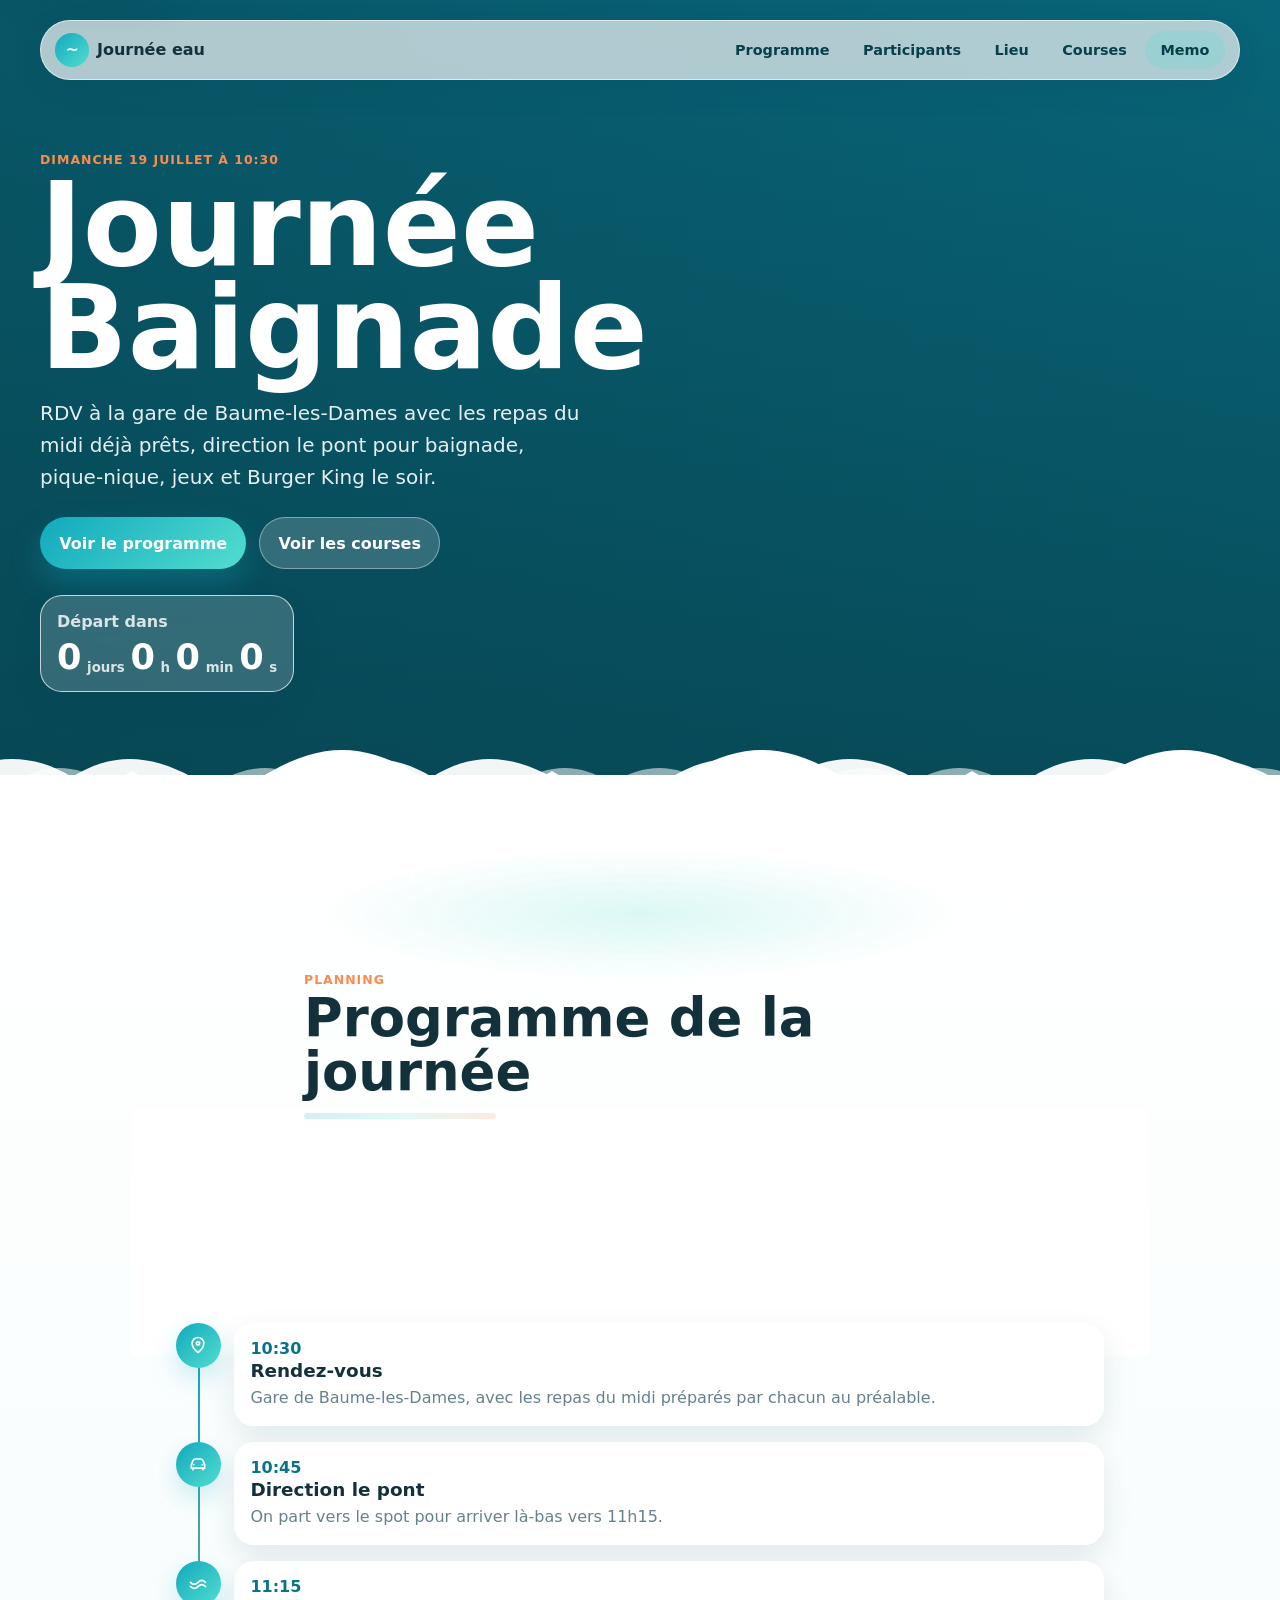
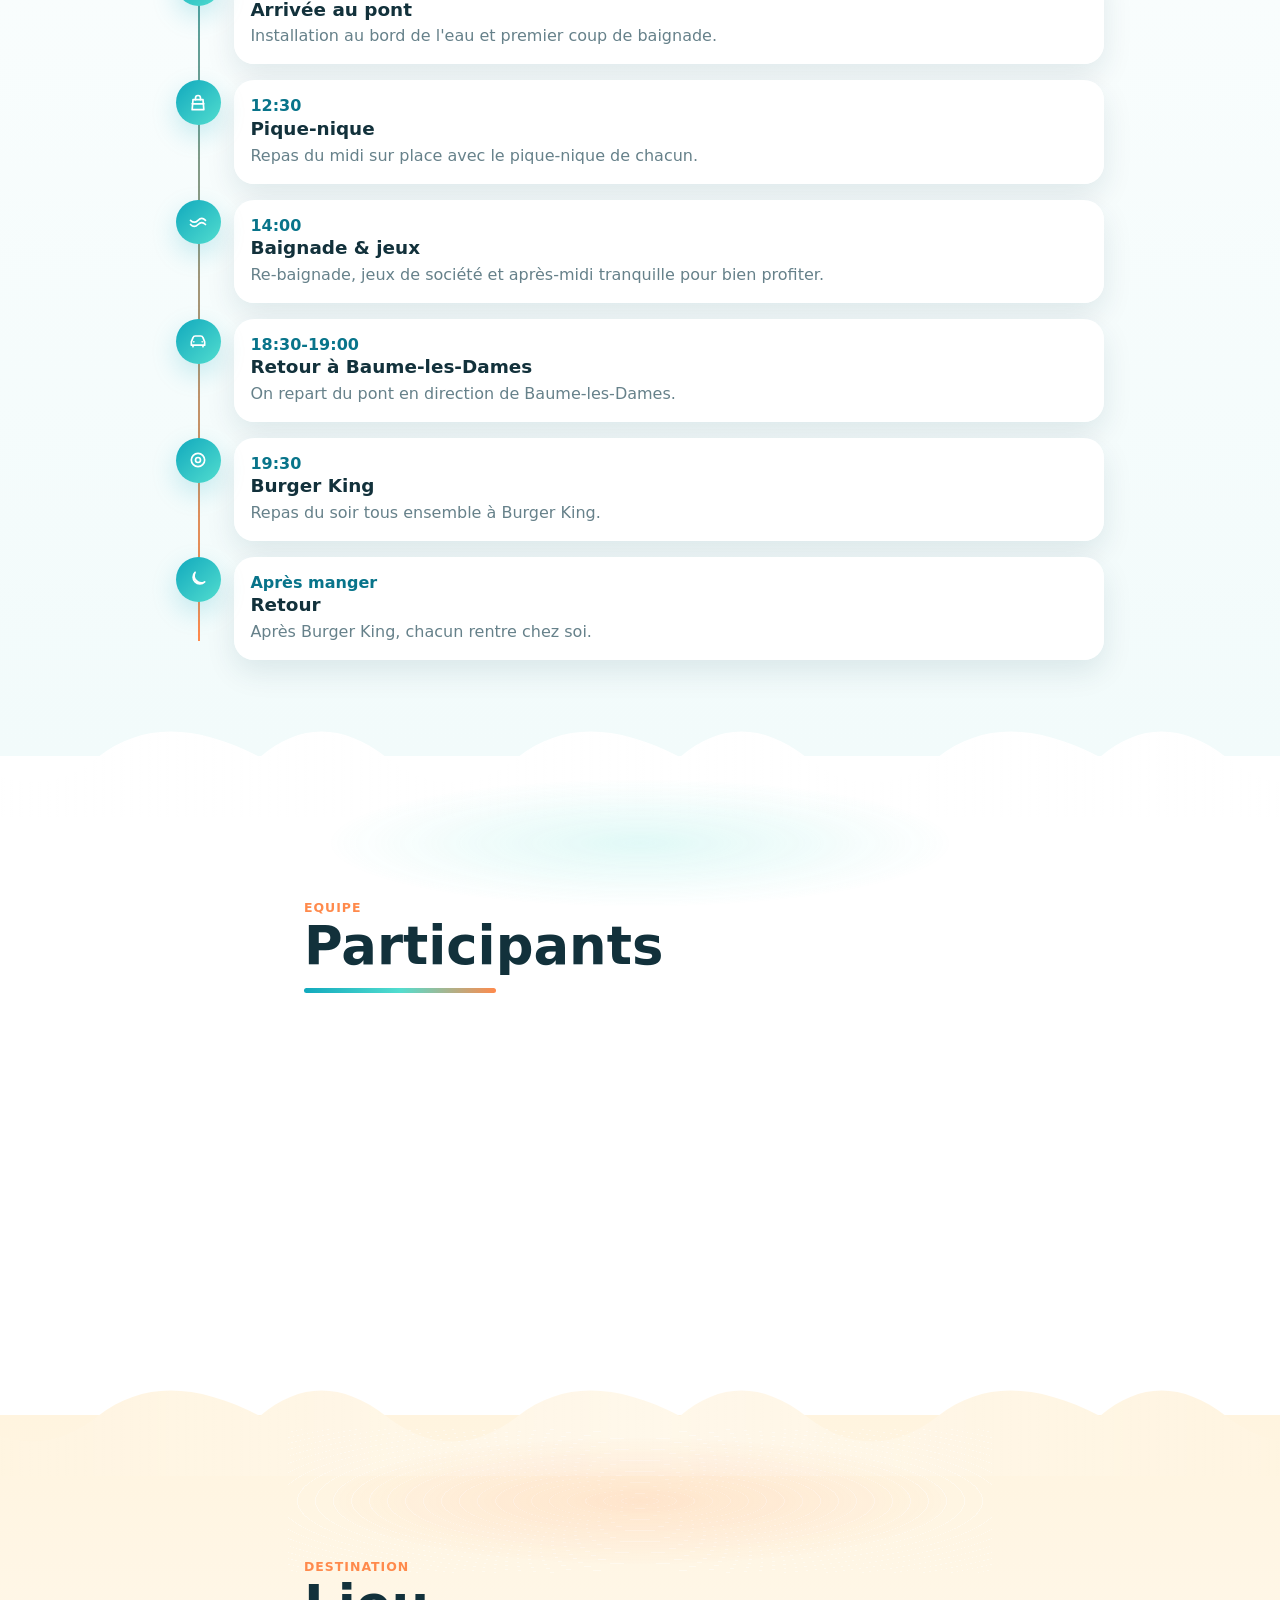
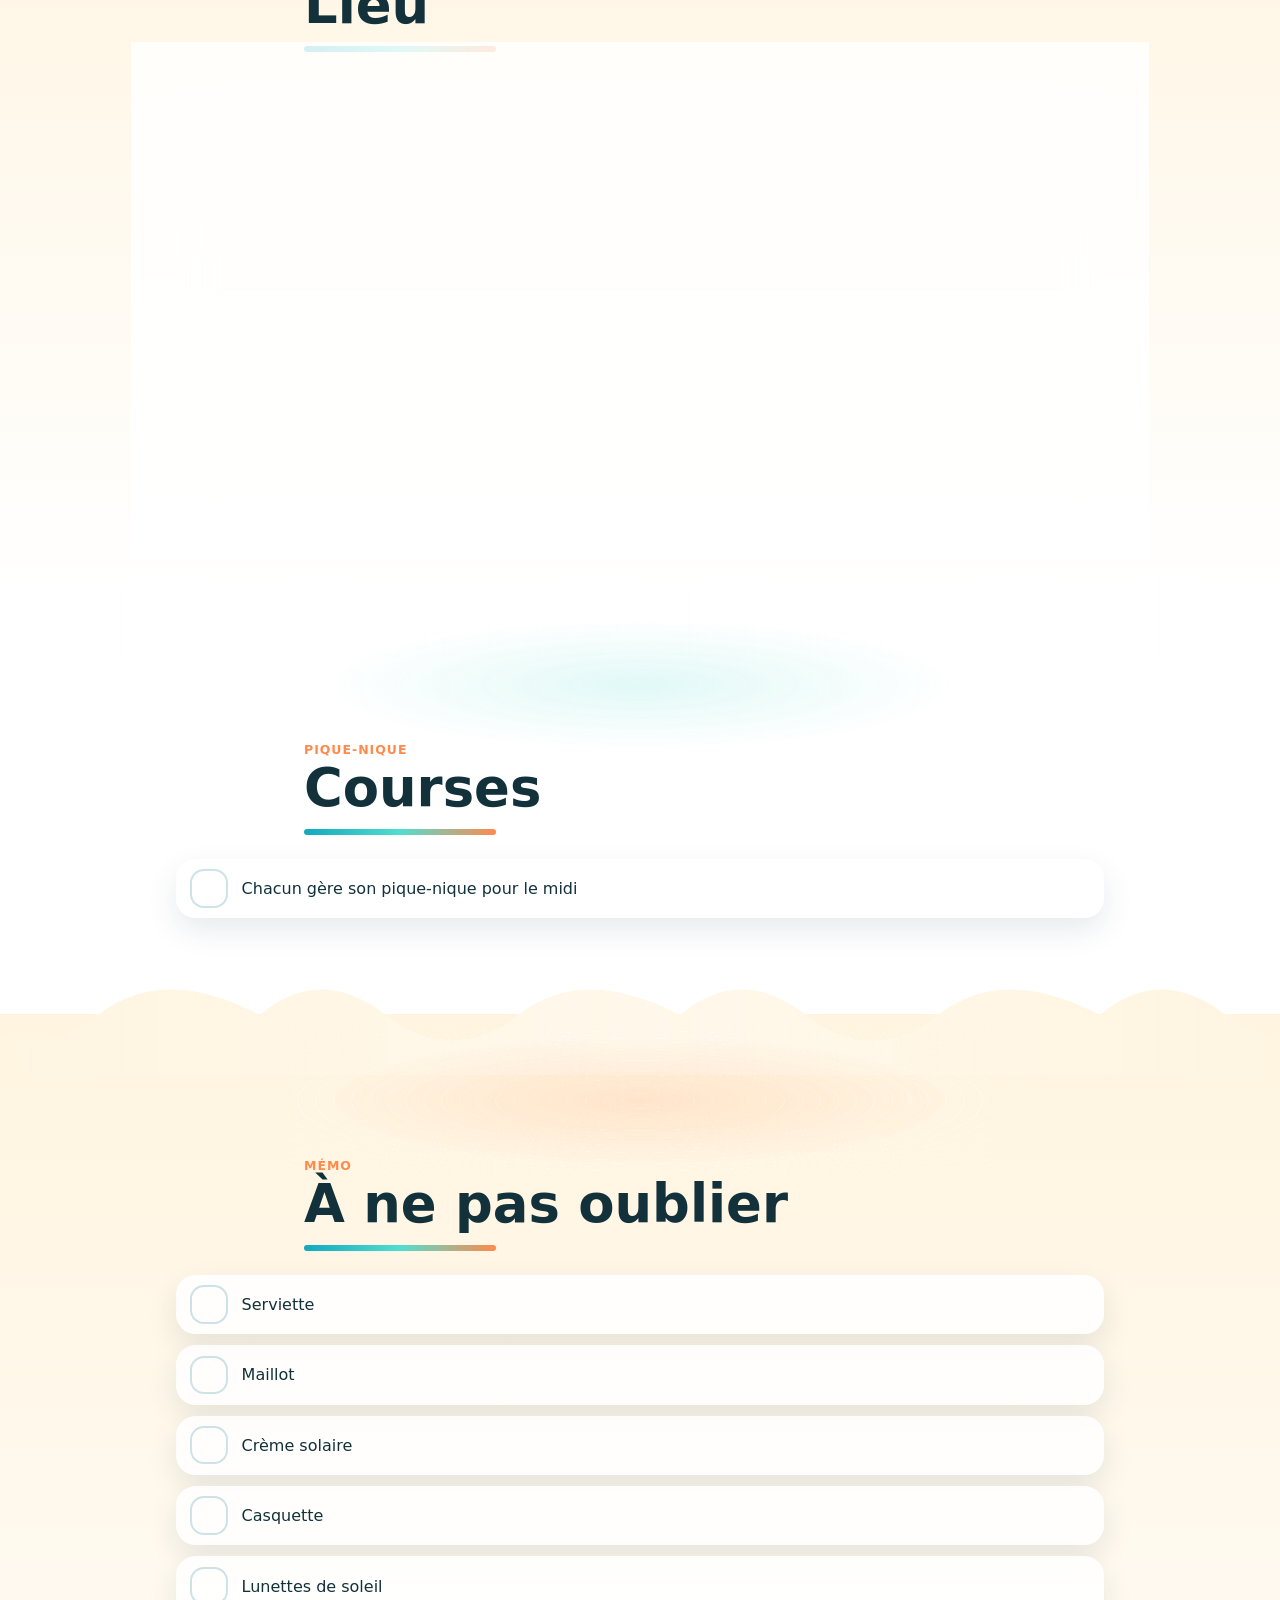
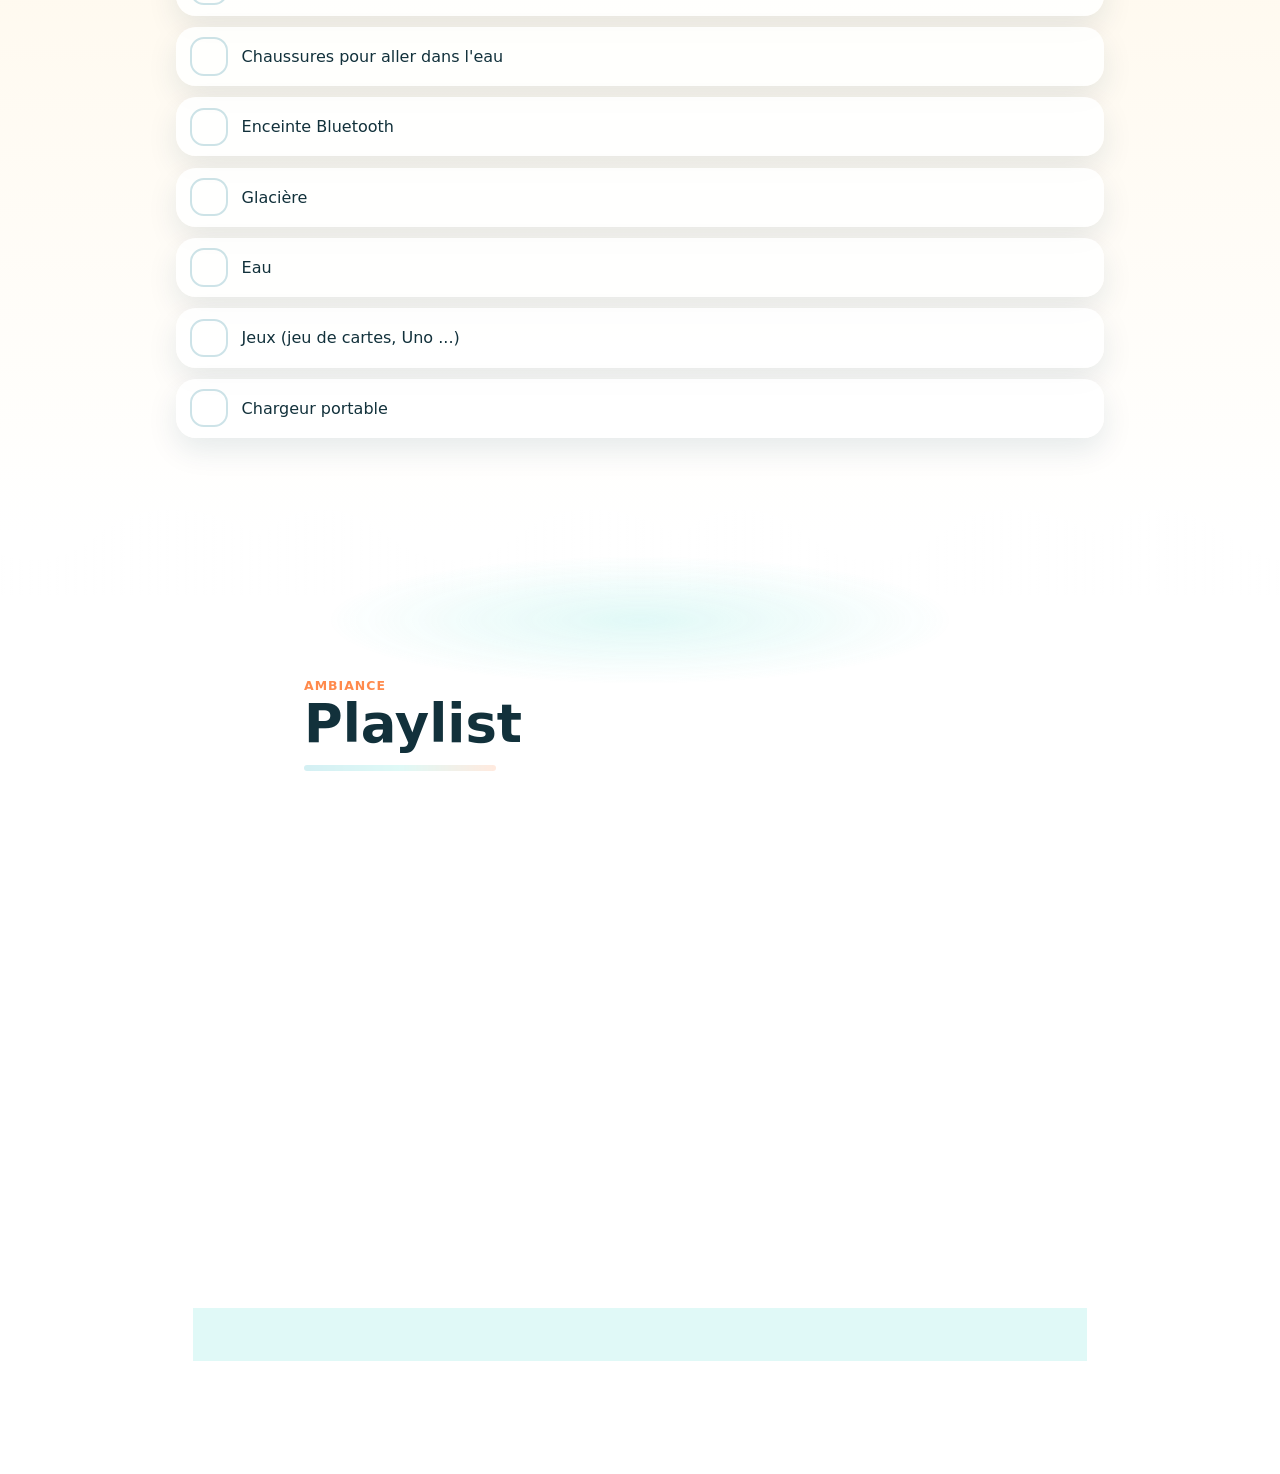
<file: index.html>
<!doctype html>
<html lang="fr">
  <head>
    <meta charset="utf-8">
    <meta name="viewport" content="width=device-width, initial-scale=1">
    <meta name="theme-color" content="#11a9bd">
    <meta name="description" content="Application mobile pour organiser une journée entre amis au bord de l'eau.">
    <title>Journée entre amis</title>
    <link rel="stylesheet" href="css/variables.css">
    <link rel="stylesheet" href="css/reset.css">
    <link rel="stylesheet" href="css/animations.css">
    <link rel="stylesheet" href="css/layout.css">
    <link rel="stylesheet" href="css/components.css">
    <link rel="stylesheet" href="css/style.css">
  </head>
  <body>
    <a class="skip-link" href="#main">Aller au contenu</a>

    <header class="site-header" aria-label="Navigation principale">
      <a class="brand" href="#hero" aria-label="Retour a l'accueil">
        <span class="brand__mark" aria-hidden="true">~</span>
        <span>Journée eau</span>
      </a>
      <nav class="desktop-nav" id="desktop-nav" aria-label="Sections"></nav>
    </header>

    <main id="main">
      <section class="hero section" id="hero" aria-labelledby="hero-title">
        <div class="hero__media" aria-hidden="true"></div>
        <div class="hero__content reveal">
          <p class="eyebrow" id="trip-date"></p>
          <h1 id="hero-title">Journée Baignade</h1>
          <p class="hero__intro" id="hero-intro"></p>
          <div class="hero__actions">
            <a class="button button--primary" href="#programme">Voir le programme</a>
            <a class="button button--ghost" href="#courses">Voir les courses</a>
          </div>
          <div class="countdown glass-panel" id="countdown" aria-live="polite"></div>
        </div>
        <!-- Decoration animee: les couches internes creent une vague plus organique en bas du hero. -->
        <div class="wave" aria-hidden="true">
          <span class="wave__surface"></span>
        </div>
      </section>

      <section class="section section--raised" id="programme" aria-labelledby="programme-title">
        <div class="section__head reveal">
          <p class="eyebrow">Planning</p>
          <h2 id="programme-title">Programme de la journée</h2>
        </div>
        <div class="meal-switch reveal" id="meal-switch"></div>
        <div class="timeline" id="timeline"></div>
      </section>

      <section class="section" id="participants" aria-labelledby="participants-title">
        <div class="section__head reveal">
          <p class="eyebrow">Equipe</p>
          <h2 id="participants-title">Participants</h2>
        </div>
        <div class="participant-grid" id="participant-grid"></div>
      </section>

      <section class="section section--soft" id="lieu" aria-labelledby="lieu-title">
        <div class="section__head reveal">
          <p class="eyebrow">Destination</p>
          <h2 id="lieu-title">Lieu</h2>
        </div>
        <div class="location-card reveal" id="location-card"></div>
      </section>

      <section class="section" id="courses" aria-labelledby="courses-title">
        <div class="section__head reveal">
          <p class="eyebrow">Pique-nique</p>
          <h2 id="courses-title">Courses</h2>
        </div>
        <div class="checklist" id="shopping-list"></div>
      </section>

      <section class="section section--soft" id="memo" aria-labelledby="memo-title">
        <div class="section__head reveal">
          <p class="eyebrow">Mémo</p>
          <h2 id="memo-title">À ne pas oublier</h2>
        </div>
        <div class="checklist" id="remember-list"></div>
      </section>

      <section class="section" id="playlist" aria-labelledby="playlist-title">
        <div class="section__head reveal">
          <p class="eyebrow">Ambiance</p>
          <h2 id="playlist-title">Playlist</h2>
        </div>
        <div class="playlist-card reveal" id="playlist-card"></div>
      </section>
    </main>

    <nav class="mobile-nav" id="mobile-nav" aria-label="Navigation mobile"></nav>

    <script defer src="js/config.js"></script>
    <script defer src="js/utils.js"></script>
    <script defer src="js/storage.js"></script>
    <script defer src="js/animations.js"></script>
    <script defer src="js/ui.js"></script>
    <script defer src="js/app.js"></script>
  </body>
</html>
</file>
<file: css/variables.css>
:root {
  color-scheme: light;
  --color-lagoon-900: #073f4b;
  --color-lagoon-700: #08748a;
  --color-lagoon-500: #11a9bd;
  --color-turquoise: #52ddcf;
  --color-sand: #f4d9a7;
  --color-sand-soft: #fff4df;
  --color-sunset: #ff8a4c;
  --color-coral: #ff6d75;
  --color-red: #ff141f;
  --color-forest: #116117;
  --color-mint: #86e6b7;
  --color-ink: #12313b;
  --color-muted: #66818a;
  --color-white: #ffffff;
  --color-surface: rgba(255, 255, 255, 0.82);
  --color-surface-strong: rgba(255, 255, 255, 0.95);
  --shadow-soft: 0 18px 48px rgba(7, 63, 75, 0.14);
  --shadow-card: 0 12px 30px rgba(7, 63, 75, 0.1);
  --radius-lg: 28px;
  --radius-md: 20px;
  --radius-sm: 14px;
  --space-page: clamp(1rem, 5vw, 2.5rem);
  --font-main: "Inter", system-ui, -apple-system, BlinkMacSystemFont, "Segoe UI", sans-serif;
}
</file>
<file: css/animations.css>
@keyframes float-card {
  0%,
  100% {
    transform: translateY(0);
  }
  50% {
    transform: translateY(-6px);
  }
}

/* Deplace lentement la grande nappe de vague pour donner un mouvement de houle continu. */
@keyframes wave-drift {
  from {
    transform: translate3d(0, 0, 0);
  }
  to {
    transform: translate3d(-18rem, 0, 0);
  }
}

/* Fait monter et descendre legerement la vague avant, comme une eau qui respire. */
@keyframes wave-bob {
  0%,
  100% {
    transform: translate3d(0, 0.25rem, 0);
  }
  50% {
    transform: translate3d(-9rem, -0.25rem, 0);
  }
}

/* Decale la couche intermediaire dans l'autre tempo pour eviter l'effet mecanique. */
@keyframes wave-swell {
  from {
    transform: translate3d(-9rem, 0.2rem, 0);
  }
  to {
    transform: translate3d(9rem, -0.15rem, 0);
  }
}

@keyframes pulse-soft {
  0%,
  100% {
    box-shadow: 0 0 0 0 rgba(17, 169, 189, 0.28);
  }
  50% {
    box-shadow: 0 0 0 12px rgba(17, 169, 189, 0);
  }
}

@keyframes divider-flow {
  from {
    transform: translate3d(0, 0, 0);
  }
  to {
    transform: translate3d(-26.25rem, 0, 0);
  }
}

@keyframes water-glint {
  0%,
  100% {
    background-position: 0 0, 0 0;
  }
  50% {
    background-position: 3rem 0, 1.5rem 0.8rem;
  }
}

.reveal,
.timeline__item,
.card {
  opacity: 0;
  transform: translateY(22px) scale(0.985);
  transition: opacity 620ms ease, transform 620ms cubic-bezier(0.2, 0.8, 0.2, 1);
}

.reveal.is-visible,
.timeline__item.is-visible,
.card.is-visible {
  opacity: 1;
  transform: translateY(0) scale(1);
}

@media (prefers-reduced-motion: reduce) {
  /* Respecte les personnes sensibles au mouvement en stoppant les animations longues. */
  *,
  *::before,
  *::after {
    animation-duration: 1ms !important;
    animation-iteration-count: 1 !important;
    scroll-behavior: auto !important;
    transition-duration: 1ms !important;
  }
}
</file>
<file: css/layout.css>
.skip-link {
  position: fixed;
  left: 1rem;
  top: 1rem;
  z-index: 20;
  transform: translateY(-150%);
  border-radius: 999px;
  background: var(--color-white);
  padding: 0.75rem 1rem;
  box-shadow: var(--shadow-card);
}

.skip-link:focus {
  transform: translateY(0);
}

.site-header {
  position: fixed;
  top: 0.75rem;
  left: var(--space-page);
  right: var(--space-page);
  z-index: 10;
  display: flex;
  align-items: center;
  justify-content: space-between;
  gap: 1rem;
  border: 1px solid rgba(255, 255, 255, 0.58);
  border-radius: 999px;
  background: rgba(255, 255, 255, 0.68);
  padding: 0.55rem 0.75rem;
  box-shadow: 0 10px 30px rgba(7, 63, 75, 0.1);
  backdrop-filter: blur(18px);
}

.brand {
  display: inline-flex;
  align-items: center;
  gap: 0.5rem;
  font-weight: 800;
  white-space: nowrap;
}

.brand__mark {
  display: grid;
  width: 2.1rem;
  height: 2.1rem;
  place-items: center;
  border-radius: 50%;
  color: var(--color-white);
  background: linear-gradient(135deg, var(--color-lagoon-500), var(--color-turquoise));
}

.desktop-nav {
  display: none;
}

main {
  overflow: hidden;
}

.section {
  position: relative;
  isolation: isolate;
  padding: 4.5rem var(--space-page);
}

.section--raised {
  --section-bg: linear-gradient(180deg, #ffffff 0%, #f2fbfb 100%);
  --section-divider: #ffffff;
  --section-ripple: rgba(82, 221, 207, 0.24);
}

.section--soft {
  --section-bg: linear-gradient(180deg, var(--color-sand-soft) 0%, #ffffff 100%);
  --section-divider: var(--color-sand-soft);
  --section-ripple: rgba(255, 138, 76, 0.18);
}

.section:not(.hero) {
  padding-top: clamp(6.5rem, 18vw, 9rem);
  background: var(--section-bg, #ffffff);
}

.section:not(.hero)::before {
  position: absolute;
  right: -10rem;
  top: -3.4rem;
  left: -10rem;
  z-index: 0;
  height: clamp(5.4rem, 14vw, 7.2rem);
  content: "";
  background:
    linear-gradient(90deg, transparent, rgba(255, 255, 255, 0.34), transparent),
    var(--section-divider, #ffffff);
  -webkit-mask:
    url("data:image/svg+xml,%3Csvg width='420' height='112' viewBox='0 0 420 112' xmlns='http://www.w3.org/2000/svg'%3E%3Cpath d='M0 52C40 18 82 18 126 52C170 86 214 86 258 52C302 18 354 18 420 52V112H0Z' fill='black'/%3E%3C/svg%3E") 0 100% / 26.25rem 7rem repeat-x;
  mask:
    url("data:image/svg+xml,%3Csvg width='420' height='112' viewBox='0 0 420 112' xmlns='http://www.w3.org/2000/svg'%3E%3Cpath d='M0 52C40 18 82 18 126 52C170 86 214 86 258 52C302 18 354 18 420 52V112H0Z' fill='black'/%3E%3C/svg%3E") 0 100% / 26.25rem 7rem repeat-x;
  animation: divider-flow 20s linear infinite;
  filter: drop-shadow(0 -16px 26px rgba(7, 63, 75, 0.08));
  pointer-events: none;
}

.section:not(.hero)::after {
  position: absolute;
  top: 0.9rem;
  left: 50%;
  z-index: 0;
  width: min(44rem, 92vw);
  height: 9rem;
  content: "";
  background:
    radial-gradient(ellipse at center, var(--section-ripple, rgba(82, 221, 207, 0.2)), transparent 64%),
    repeating-radial-gradient(ellipse at center, rgba(255, 255, 255, 0.48) 0 1px, transparent 1px 18px);
  transform: translateX(-50%) scale(0.92);
  opacity: 0;
  animation: water-glint 8s ease-in-out infinite;
  transition: opacity 620ms ease, transform 620ms ease;
  pointer-events: none;
}

.section:not(.hero).is-section-visible::after {
  transform: translateX(-50%) scale(1);
  opacity: 0.85;
}

.section > * {
  position: relative;
  z-index: 1;
}

.section__head {
  position: relative;
  max-width: 42rem;
  margin: 0 auto 1.5rem;
}

.section__head::after {
  display: block;
  width: min(12rem, 48vw);
  height: 0.35rem;
  margin-top: 0.9rem;
  border-radius: 999px;
  content: "";
  background:
    linear-gradient(90deg, var(--color-lagoon-500), var(--color-turquoise), var(--color-sunset));
  transform: scaleX(0.38);
  transform-origin: left;
  opacity: 0.45;
  transition: transform 620ms ease, opacity 620ms ease;
}

.section.is-section-visible .section__head::after {
  transform: scaleX(1);
  opacity: 1;
}

.section__head h2 {
  margin-top: 0.25rem;
  font-size: clamp(1.75rem, 8vw, 3.3rem);
  line-height: 1.02;
  letter-spacing: 0;
}

.hero {
  display: grid;
  min-height: 100svh;
  align-items: end;
  padding-top: 7rem;
  padding-bottom: 6rem;
  color: var(--color-white);
}

.hero__media {
  position: absolute;
  inset: 0;
  z-index: -2;
  overflow: hidden;
  background: var(--color-lagoon-700);
}

.hero__media img {
  width: 100%;
  height: 100%;
  object-fit: cover;
}

.hero__media::after {
  position: absolute;
  inset: 0;
  content: "";
  background:
    linear-gradient(180deg, rgba(7, 63, 75, 0.22), rgba(7, 63, 75, 0.76)),
    linear-gradient(90deg, rgba(7, 63, 75, 0.42), rgba(7, 63, 75, 0.08));
}

.hero__content {
  max-width: 48rem;
}

.hero h1 {
  max-width: 11ch;
  margin-top: 0.4rem;
  font-size: clamp(3rem, 17vw, 7.2rem);
  line-height: 0.9;
  letter-spacing: 0;
}

.hero__intro {
  max-width: 34rem;
  margin-top: 1rem;
  color: rgba(255, 255, 255, 0.9);
  font-size: clamp(1rem, 4vw, 1.25rem);
  line-height: 1.6;
}

.hero__actions {
  display: flex;
  flex-wrap: wrap;
  gap: 0.8rem;
  margin-top: 1.5rem;
}

.mobile-nav {
  position: fixed;
  right: 0.75rem;
  bottom: 0.75rem;
  left: 0.75rem;
  z-index: 12;
  display: grid;
  grid-template-columns: repeat(5, 1fr);
  gap: 0.2rem;
  border: 1px solid rgba(255, 255, 255, 0.7);
  border-radius: 24px;
  background: rgba(255, 255, 255, 0.78);
  padding: 0.45rem;
  box-shadow: 0 18px 42px rgba(7, 63, 75, 0.18);
  backdrop-filter: blur(18px);
}

.mobile-nav a {
  display: grid;
  min-height: 3.2rem;
  place-items: center;
  gap: 0.15rem;
  border-radius: 18px;
  color: var(--color-muted);
  font-size: 0.68rem;
  font-weight: 800;
  transition: background 180ms ease, color 180ms ease, transform 180ms ease;
}

.mobile-nav svg,
.desktop-nav svg {
  width: 1.25rem;
  height: 1.25rem;
  fill: none;
  stroke: currentColor;
  stroke-width: 2;
  stroke-linecap: round;
  stroke-linejoin: round;
}

.mobile-nav a.is-active {
  color: var(--color-lagoon-900);
  background: rgba(82, 221, 207, 0.28);
  transform: translateY(-2px);
}

@media (min-width: 820px) {
  .site-header {
    top: 1.25rem;
    padding: 0.6rem 0.9rem;
  }

  .desktop-nav {
    display: flex;
    align-items: center;
    gap: 0.2rem;
  }

  .desktop-nav a {
    border-radius: 999px;
    padding: 0.7rem 0.95rem;
    color: var(--color-lagoon-900);
    font-size: 0.9rem;
    font-weight: 800;
    transition: background 180ms ease;
  }

  .desktop-nav a.is-active,
  .desktop-nav a:hover {
    background: rgba(82, 221, 207, 0.22);
  }

  .mobile-nav {
    display: none;
  }

  .section {
    padding-block: 6rem;
  }

  .hero {
    min-height: 92svh;
    align-items: center;
    padding-bottom: 5rem;
  }
}
</file>
<file: css/components.css>
.eyebrow {
  color: var(--color-sunset);
  font-size: 0.78rem;
  font-weight: 900;
  letter-spacing: 0.08em;
  text-transform: uppercase;
}

.button {
  display: inline-flex;
  min-height: 3.25rem;
  align-items: center;
  justify-content: center;
  border: 0;
  border-radius: 999px;
  padding: 0.9rem 1.2rem;
  font-weight: 900;
  transition: transform 180ms ease, box-shadow 180ms ease, background 180ms ease;
}

.button:hover {
  transform: translateY(-2px);
}

.button--primary {
  color: var(--color-white);
  background: linear-gradient(135deg, var(--color-lagoon-500), var(--color-turquoise));
  box-shadow: 0 14px 30px rgba(17, 169, 189, 0.3);
}

.button--ghost {
  color: var(--color-white);
  background: rgba(255, 255, 255, 0.18);
  box-shadow: inset 0 0 0 1px rgba(255, 255, 255, 0.38);
  backdrop-filter: blur(14px);
}

.glass-panel,
.card,
.location-card,
.weather-card,
.playlist-card,
.gallery-placeholder,
.meal-switch {
  border: 1px solid rgba(255, 255, 255, 0.72);
  background: var(--color-surface);
  box-shadow: var(--shadow-card);
  backdrop-filter: blur(18px);
}

.countdown {
  display: inline-grid;
  gap: 0.55rem;
  margin-top: 1.6rem;
  border-radius: 22px;
  padding: 1rem;
  color: var(--color-white);
  background: rgba(255, 255, 255, 0.18);
}

.countdown div {
  display: grid;
  grid-template-columns: repeat(4, auto auto);
  align-items: end;
  gap: 0.15rem 0.35rem;
}

.countdown strong {
  font-size: clamp(1.35rem, 7vw, 2.2rem);
  line-height: 1;
}

.countdown small,
.countdown__label {
  color: rgba(255, 255, 255, 0.82);
  font-weight: 800;
}

/* Conteneur global des vagues: il reste colle au bas du hero et ne capte aucun clic. */
.wave {
  position: absolute;
  right: 0;
  bottom: -1px;
  left: 0;
  height: clamp(5rem, 13vw, 8rem);
  overflow: hidden;
  pointer-events: none;
  background:
    linear-gradient(to bottom, transparent 0 58%, #fff 58% 100%);
}

/* Couche arriere: grande vague lente qui assure la continuite avec le fond blanc. */
.wave::before {
  position: absolute;
  right: -18rem;
  bottom: 0;
  left: -18rem;
  height: 100%;
  content: "";
  background:
    url("data:image/svg+xml,%3Csvg width='360' height='96' viewBox='0 0 360 96' xmlns='http://www.w3.org/2000/svg'%3E%3Cpath d='M0 44C38 20 76 20 120 44C164 68 202 68 240 44C278 20 322 20 360 44V96H0Z' fill='%23ffffff'/%3E%3C/svg%3E") 0 100% / 22.5rem 6rem repeat-x;
  animation: wave-drift 18s linear infinite;
  opacity: 0.95;
}

/* La couche proche a des creux plus marques et bouge avec un leger tangage vertical. */
.wave::after {
  position: absolute;
  right: -18rem;
  bottom: -0.15rem;
  left: -18rem;
  height: 100%;
  content: "";
  background:
    url("data:image/svg+xml,%3Csvg width='420' height='108' viewBox='0 0 420 108' xmlns='http://www.w3.org/2000/svg'%3E%3Cpath d='M0 48C44 76 90 76 140 48C190 20 230 20 280 48C330 76 376 76 420 48V108H0Z' fill='%23ffffff'/%3E%3C/svg%3E") 0 100% / 26.25rem 6.75rem repeat-x;
  animation: wave-bob 11s ease-in-out infinite;
}

/* Cette nappe translucide casse la regularite et donne de la profondeur a la houle. */
.wave__surface {
  position: absolute;
  right: -18rem;
  bottom: 0.35rem;
  left: -18rem;
  height: 72%;
  background:
    url("data:image/svg+xml,%3Csvg width='300' height='78' viewBox='0 0 300 78' xmlns='http://www.w3.org/2000/svg'%3E%3Cpath d='M0 38C34 18 60 18 96 38C132 58 168 58 204 38C240 18 266 18 300 38V78H0Z' fill='%23ffffff'/%3E%3C/svg%3E") 0 100% / 18.75rem 4.875rem repeat-x;
  animation: wave-swell 14s ease-in-out infinite alternate;
  opacity: 0.54;
}

.meal-switch {
  max-width: 58rem;
  margin: 0 auto 1.5rem;
  border-radius: var(--radius-md);
  padding: 1rem;
}

.segmented-control {
  display: grid;
  gap: 0.65rem;
}

.segmented-control label {
  cursor: pointer;
}

.segmented-control input {
  position: absolute;
  opacity: 0;
}

.segmented-control span {
  display: grid;
  gap: 0.25rem;
  border: 1px solid rgba(8, 116, 138, 0.14);
  border-radius: 18px;
  padding: 0.9rem;
  background: rgba(255, 255, 255, 0.7);
  transition: border 180ms ease, background 180ms ease, transform 180ms ease;
}

.segmented-control input:checked + span {
  border-color: rgba(17, 169, 189, 0.75);
  background: rgba(82, 221, 207, 0.2);
  animation: pulse-soft 900ms ease;
}

.segmented-control small {
  color: var(--color-muted);
  line-height: 1.4;
}

.timeline {
  position: relative;
  display: grid;
  max-width: 58rem;
  margin: 0 auto;
  gap: 1rem;
}

.timeline::before {
  position: absolute;
  top: 1.2rem;
  bottom: 1.2rem;
  left: 1.35rem;
  width: 2px;
  content: "";
  background: linear-gradient(var(--color-lagoon-500), var(--color-sunset));
}

.timeline__item {
  position: relative;
  display: grid;
  grid-template-columns: 2.8rem 1fr;
  gap: 0.85rem;
}

.timeline__marker {
  z-index: 1;
  display: grid;
  width: 2.8rem;
  height: 2.8rem;
  place-items: center;
  border-radius: 50%;
  color: var(--color-white);
  background: linear-gradient(135deg, var(--color-lagoon-500), var(--color-turquoise));
  box-shadow: 0 10px 26px rgba(17, 169, 189, 0.22);
}

.timeline__marker svg,
.card__icon svg,
.weather-card svg,
.map-placeholder svg {
  width: 1.25rem;
  height: 1.25rem;
  fill: none;
  stroke: currentColor;
  stroke-width: 2;
  stroke-linecap: round;
  stroke-linejoin: round;
}

.timeline__content,
.card,
.location-card,
.weather-card,
.playlist-card,
.gallery-placeholder {
  border-radius: var(--radius-md);
  padding: 1rem;
}

.timeline__content {
  background: var(--color-surface-strong);
  box-shadow: var(--shadow-card);
}

.timeline time {
  color: var(--color-lagoon-700);
  font-weight: 900;
}

.timeline h3,
.card h3,
.location-card h3,
.weather-card h3,
.playlist-card h3 {
  margin-top: 0.15rem;
  font-size: 1.15rem;
}

.timeline p,
.card p,
.location-card p,
.playlist-card p,
.weather-card p {
  margin-top: 0.3rem;
  color: var(--color-muted);
  line-height: 1.5;
}

.participant-grid,
.car-grid,
.bring-grid {
  display: grid;
  max-width: 72rem;
  margin: 0 auto;
  gap: 1rem;
}

.participant-card {
  display: flex;
  align-items: center;
  gap: 0.9rem;
}

.avatar {
  display: grid;
  flex: 0 0 3.5rem;
  width: 3.5rem;
  height: 3.5rem;
  place-items: center;
  border-radius: 18px;
  color: var(--color-white);
  font-weight: 900;
  box-shadow: inset 0 -14px 24px rgba(0, 0, 0, 0.1);
}

.avatar--lagoon { background: var(--color-lagoon-500); }
.avatar--coral { background: var(--color-coral); }
.avatar--sand { background: #d3a55f; }
.avatar--sunset { background: var(--color-sunset); }
.avatar--mint { background: #2aa878; }
.avatar--blue { background: #4e8de8; }
.avatar--violet { background: #8b5cf6; }
.avatar--forest { background: var(--color-forest); }
.avatar--red { background: var(--color-red); }

.card__icon {
  display: grid;
  width: 2.8rem;
  height: 2.8rem;
  place-items: center;
  border-radius: 16px;
  color: var(--color-lagoon-900);
  background: rgba(82, 221, 207, 0.22);
}

.car-card dl,
.stats {
  display: grid;
  gap: 0.65rem;
  margin: 1rem 0 0;
}

.car-card div,
.stats div {
  display: flex;
  justify-content: space-between;
  gap: 1rem;
  border-top: 1px solid rgba(8, 116, 138, 0.12);
  padding-top: 0.65rem;
}

dt {
  color: var(--color-muted);
  font-weight: 700;
}

dd {
  margin: 0;
  font-weight: 900;
  text-align: right;
}

.location-card,
.weather-card,
.playlist-card,
.gallery-placeholder {
  display: grid;
  max-width: 58rem;
  margin: 0 auto;
  gap: 1rem;
}

.location-card .button {
  width: 100%;
}

.location-card__main,
.weather-card__hero {
  display: flex;
  align-items: center;
  gap: 1rem;
}

.map-embed,
.spotify-embed {
  width: 100%;
  border: 0;
  border-radius: 22px;
}

.map-embed {
  min-height: 16rem;
}

.spotify-embed {
  min-height: 22rem;
}

.weather-card__hero span {
  display: grid;
  width: 4.5rem;
  height: 4.5rem;
  place-items: center;
  border-radius: 24px;
  color: var(--color-white);
  background: linear-gradient(135deg, var(--color-sunset), #ffd36a);
}

.weather-card__hero svg {
  width: 2rem;
  height: 2rem;
}

.weather-card__hero strong {
  display: block;
  margin-top: 0.2rem;
  font-size: 2rem;
}

.weather-card ul {
  display: grid;
  gap: 0.6rem;
  list-style: none;
}

.weather-card li {
  display: flex;
  justify-content: space-between;
  gap: 1rem;
  border-radius: 16px;
  background: rgba(255, 255, 255, 0.7);
  padding: 0.85rem;
}

.weather-card li span {
  color: var(--color-muted);
  font-weight: 800;
}

.checklist {
  display: grid;
  max-width: 58rem;
  margin: 0 auto;
  gap: 0.7rem;
}

.check-item {
  display: grid;
  grid-template-columns: 2.4rem 1fr;
  align-items: center;
  gap: 0.85rem;
  min-height: 3.7rem;
  cursor: pointer;
  border-radius: 20px;
  background: rgba(255, 255, 255, 0.86);
  padding: 0.65rem 0.85rem;
  box-shadow: var(--shadow-card);
}

.check-item input {
  position: absolute;
  opacity: 0;
}

.check-item__box {
  display: grid;
  width: 2.4rem;
  height: 2.4rem;
  place-items: center;
  border: 2px solid rgba(8, 116, 138, 0.2);
  border-radius: 14px;
  color: transparent;
  transition: background 160ms ease, color 160ms ease, border 160ms ease;
}

.check-item__box svg {
  width: 1.15rem;
  height: 1.15rem;
  fill: none;
  stroke: currentColor;
  stroke-width: 3;
  stroke-linecap: round;
  stroke-linejoin: round;
}

.check-item input:checked + .check-item__box {
  border-color: var(--color-lagoon-500);
  color: var(--color-white);
  background: var(--color-lagoon-500);
}

.bring-item {
  display: flex;
  align-items: center;
  justify-content: space-between;
  gap: 1rem;
  border-radius: 18px;
  background: var(--color-white);
  padding: 1rem;
  box-shadow: var(--shadow-card);
}

.bring-item span {
  color: var(--color-muted);
  font-weight: 800;
}

.bring-item strong {
  text-align: right;
}

.playlist-card {
  align-items: start;
}

.playlist-card .button {
  color: var(--color-lagoon-900);
  background: rgba(82, 221, 207, 0.18);
}

.gallery-placeholder {
  min-height: 12rem;
  place-items: center;
  text-align: center;
}

.gallery-placeholder .card__icon {
  width: 4rem;
  height: 4rem;
  border-radius: 22px;
}

@media (min-width: 640px) {
  .segmented-control,
  .participant-grid,
  .car-grid,
  .bring-grid {
    grid-template-columns: repeat(2, minmax(0, 1fr));
  }
}

@media (min-width: 980px) {
  .participant-grid {
    grid-template-columns: repeat(3, minmax(0, 1fr));
  }

  .car-grid {
    grid-template-columns: repeat(2, minmax(0, 1fr));
  }
}
</file>
<file: css/style.css>
body::before {
  position: fixed;
  inset: 0;
  z-index: -3;
  content: "";
  background:
    radial-gradient(circle at 10% 10%, rgba(82, 221, 207, 0.18), transparent 30%),
    radial-gradient(circle at 90% 18%, rgba(255, 138, 76, 0.16), transparent 26%),
    linear-gradient(180deg, #f7fbfb 0%, #fff8ea 100%);
}

::selection {
  color: var(--color-lagoon-900);
  background: var(--color-turquoise);
}

.card:hover,
.timeline__content:hover,
.bring-item:hover {
  transform: translateY(-3px);
  box-shadow: var(--shadow-soft);
}

.card,
.timeline__content,
.bring-item {
  transition: transform 180ms ease, box-shadow 180ms ease;
}

.participant-card:nth-child(2n) {
  animation: float-card 6s ease-in-out infinite;
}

.participant-card:nth-child(2n + 1) {
  animation: float-card 7s ease-in-out infinite;
  animation-delay: 700ms;
}

@media (max-width: 819px) {
  body {
    padding-bottom: 5rem;
  }
}

@media (min-width: 820px) {
  .button--ghost {
    color: var(--color-white);
  }

  .location-card .button {
    width: fit-content;
  }
}
</file>
